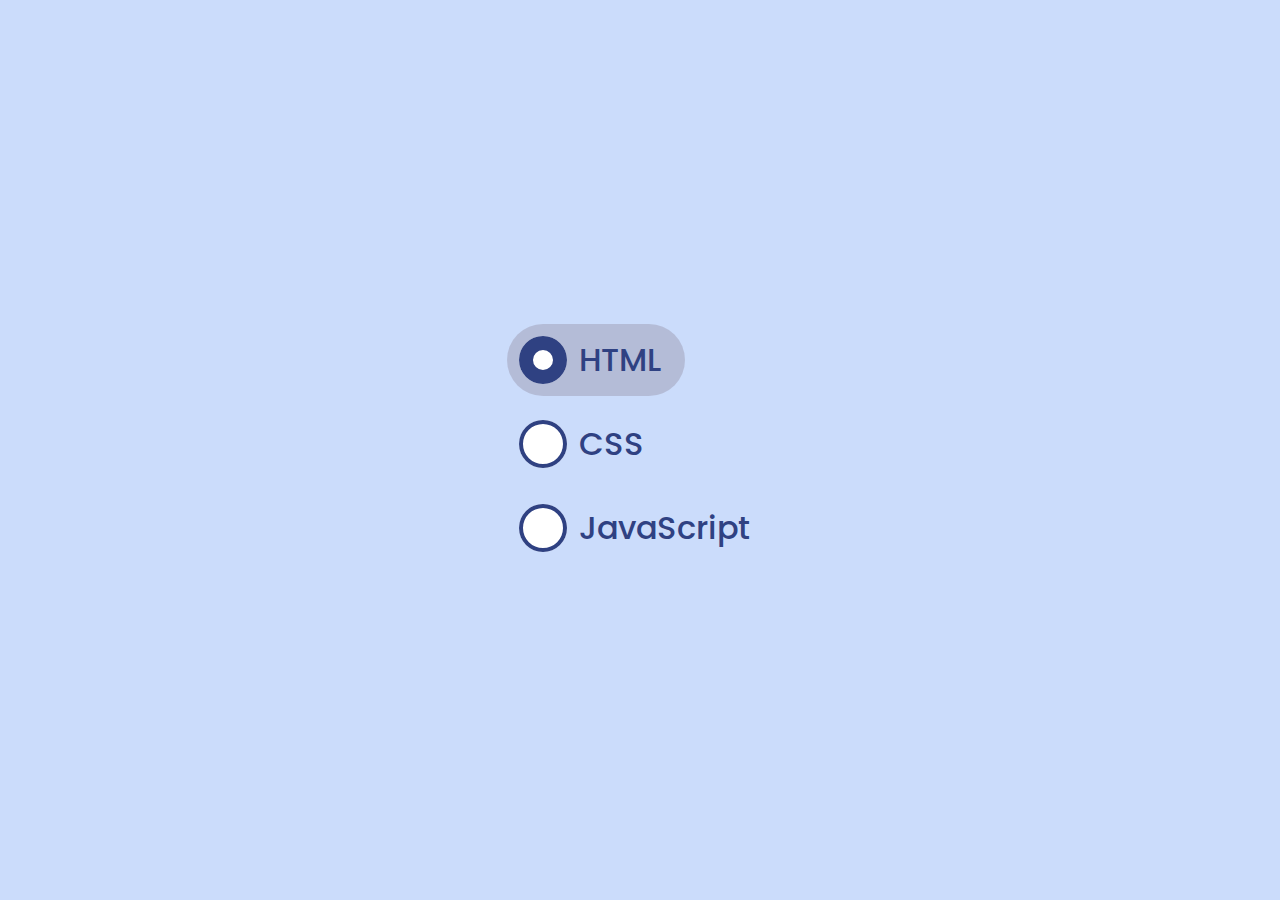
<file: Custom-Radio-Buttons/index.html>
<!DOCTYPE html>
<html lang="en">
<head>
    <meta charset="UTF-8">
    <meta http-equiv="X-UA-Compatible" content="IE=edge">
    <meta name="viewport" content="width=device-width, initial-scale=1.0">
    <title>Custom Radio Buttons</title>
    <link rel="stylesheet" href="assets/styles/styles.css">
</head>
<body>
    <div class="container">
        <form>
            <label>
                <input type="radio" name="radio" checked>
                <span>HTML</span>
            </label>
            <label>
                <input type="radio" name="radio">
                <span>CSS</span>
            </label>
            <label>
                <input type="radio" name="radio">
                <span>JavaScript</span>
            </label>
        </form>
    </div>
</body>
</html>
</file>
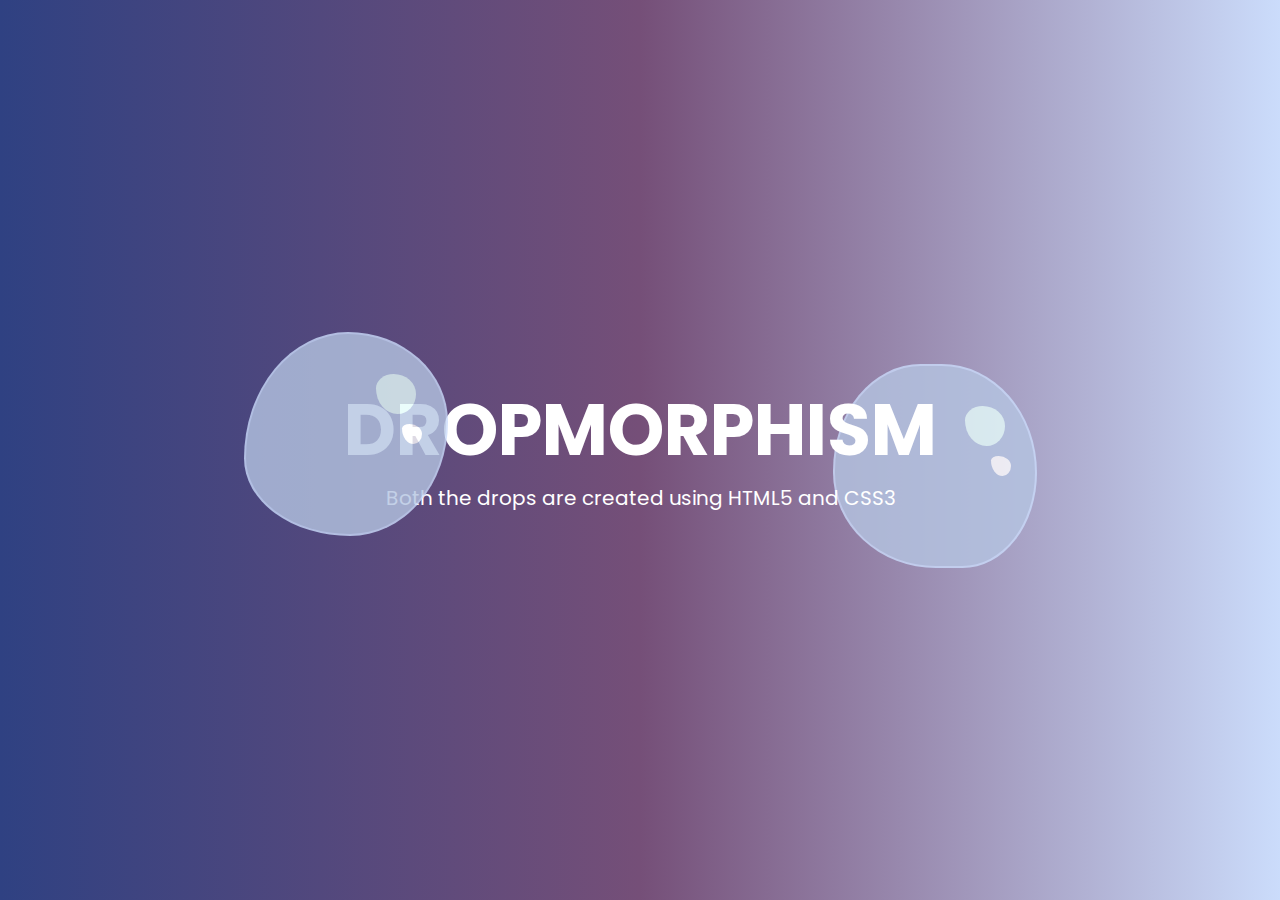
<file: Dropmorphism-using-HTML-and-CSS/index.html>
<!DOCTYPE html>
<html lang="en">
<head>
    <meta charset="UTF-8">
    <meta http-equiv="X-UA-Compatible" content="IE=edge">
    <meta name="viewport" content="width=device-width, initial-scale=1.0">
    <title>Dropmorphism</title>
    <link rel="stylesheet" href="assets/style/style.css">
</head>
<body>
    <div class="c">
        <div class="drop drop1"></div>
        <div class="drop drop2"></div>
        <div class="text-c">
            <h1>DROPMORPHISM</h1>
            <p>Both the drops are created using HTML5 and CSS3</p>
        </div>
    </div>
</body>
</html>
</file>
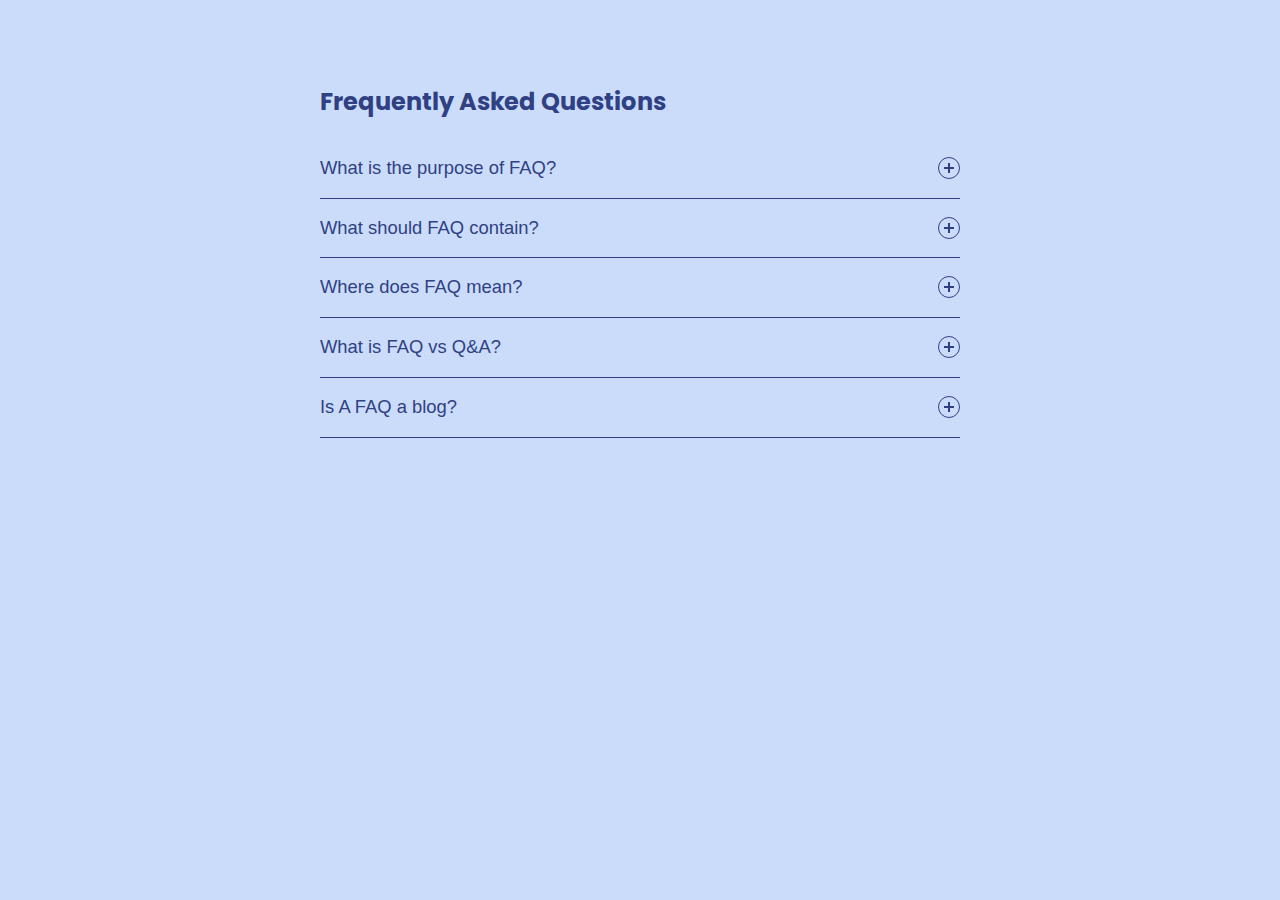
<file: FAQ-Accordion/index.html>
<!DOCTYPE html>
<html lang="en">

<head>
    <meta charset="UTF-8">
    <meta http-equiv="X-UA-Compatible" content="IE=edge">
    <meta name="viewport" content="width=device-width, initial-scale=1.0">
    <title>FAQ Accordion</title>
    <link rel="stylesheet" href="assets/css/styles.css">
</head>

<body>
    <div class="container">
        <h2>Frequently Asked Questions</h2>
        <div class="accordion">
            <div class="accordion-item">
                <button id="accordion-button-1" aria-expanded="false">
                    <span class="accordion-title">What is the purpose of FAQ?</span>
                    <span class="icon" aria-hidden="true"></span>
                </button>
                <div class="accordion-content">
                    <p>
                        The purpose of a FAQ is generally to provide information on frequent questions or concerns;
                        however, the format is a useful means of organizing information, and text consisting of
                        questions and their answers may thus be called a FAQ regardless of whether the questions are
                        actually frequently asked.
                    </p>
                </div>
            </div>
            <div class="accordion-item">
                <button id="accordion-button-1" aria-expanded="false">
                    <span class="accordion-title">What should FAQ contain?</span>
                    <span class="icon" aria-hidden="true"></span>
                </button>
                <div class="accordion-content">
                    <p>
                        Your FAQ page should address the most common questions customers have about your products,
                        services, and brand as a whole. The best way to identify those questions is to tap into your
                        customer service data and see which problems customers are consistently reaching out to you
                        with.
                    </p>
                </div>
            </div>
            <div class="accordion-item">
                <button id="accordion-button-1" aria-expanded="false">
                    <span class="accordion-title">Where does FAQ mean?</span>
                    <span class="icon" aria-hidden="true"></span>
                </button>
                <div class="accordion-content">
                    <p>
                        abbreviation for frequently asked question: a question in a list of questions and answers
                        intended to help people understand a particular subject: If you have any problems, consult the
                        FAQs on our website.
                    </p>
                </div>
            </div>
            <div class="accordion-item">
                <button id="accordion-button-1" aria-expanded="false">
                    <span class="accordion-title">What is FAQ vs Q&A?</span>
                    <span class="icon" aria-hidden="true"></span>
                </button>
                <div class="accordion-content">
                    <p>
                        In FAQ Schema one question has only one answer but in Q&A schema, one question may have multiple
                        answers.
                    </p>
                </div>
            </div>
            <div class="accordion-item">
                <button id="accordion-button-1" aria-expanded="false">
                    <span class="accordion-title">Is A FAQ a blog?</span>
                    <span class="icon" aria-hidden="true"></span>
                </button>
                <div class="accordion-content">
                    <p>
                        They're short, sharp, and straight to the point. FAQ pages should be a one-stop shop that
                        answers several customer questions, from product information to shipping and services. They're
                        for the customers that want information they can use. Blog posts, on the other hand, wander
                        deeper into various subjects.
                    </p>
                </div>
            </div>
        </div>
    </div>
    <script src="assets/js/script.js"></script>
</body>

</html>
</file>
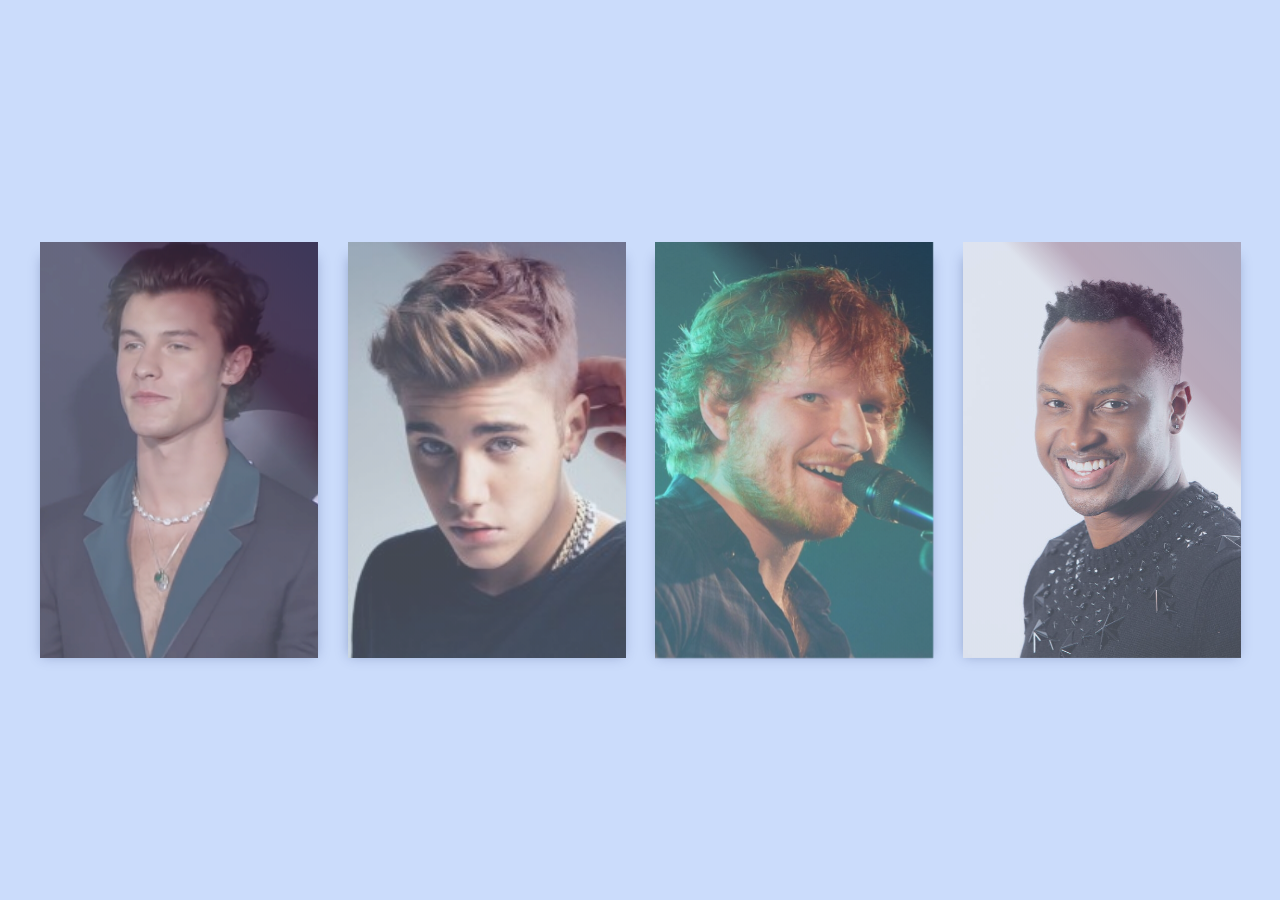
<file: Game-Card-Hover-Effects/index.html>
<!DOCTYPE html>
<html lang="en">
<head>
    <meta charset="UTF-8">
    <meta http-equiv="X-UA-Compatible" content="IE=edge">
    <meta name="viewport" content="width=device-width, initial-scale=1.0">
    <title>Game Card</title>
    <link rel="stylesheet" href="assets/styles/styles.css">
</head>
<body>
    <div class="container">
        <div class="game-card">
            <div class="game-card_cover" style="background-image: url(assets/img/shawn_mendes.png);"></div>
        </div>

        <div class="game-card">
            <div class="game-card_cover" style="background-image: url(assets/img/justin_bieber.jpg);"></div>
        </div>

        <div class="game-card">
            <div class="game-card_cover" style="background-image: url(assets/img/ed_sheeran.jpg);"></div>
        </div>

        <div class="game-card">
            <div class="game-card_cover" style="background-image: url(assets/img/thiaguinho.jpg);"></div>
        </div>
    </div>
</body>
</html>
</file>
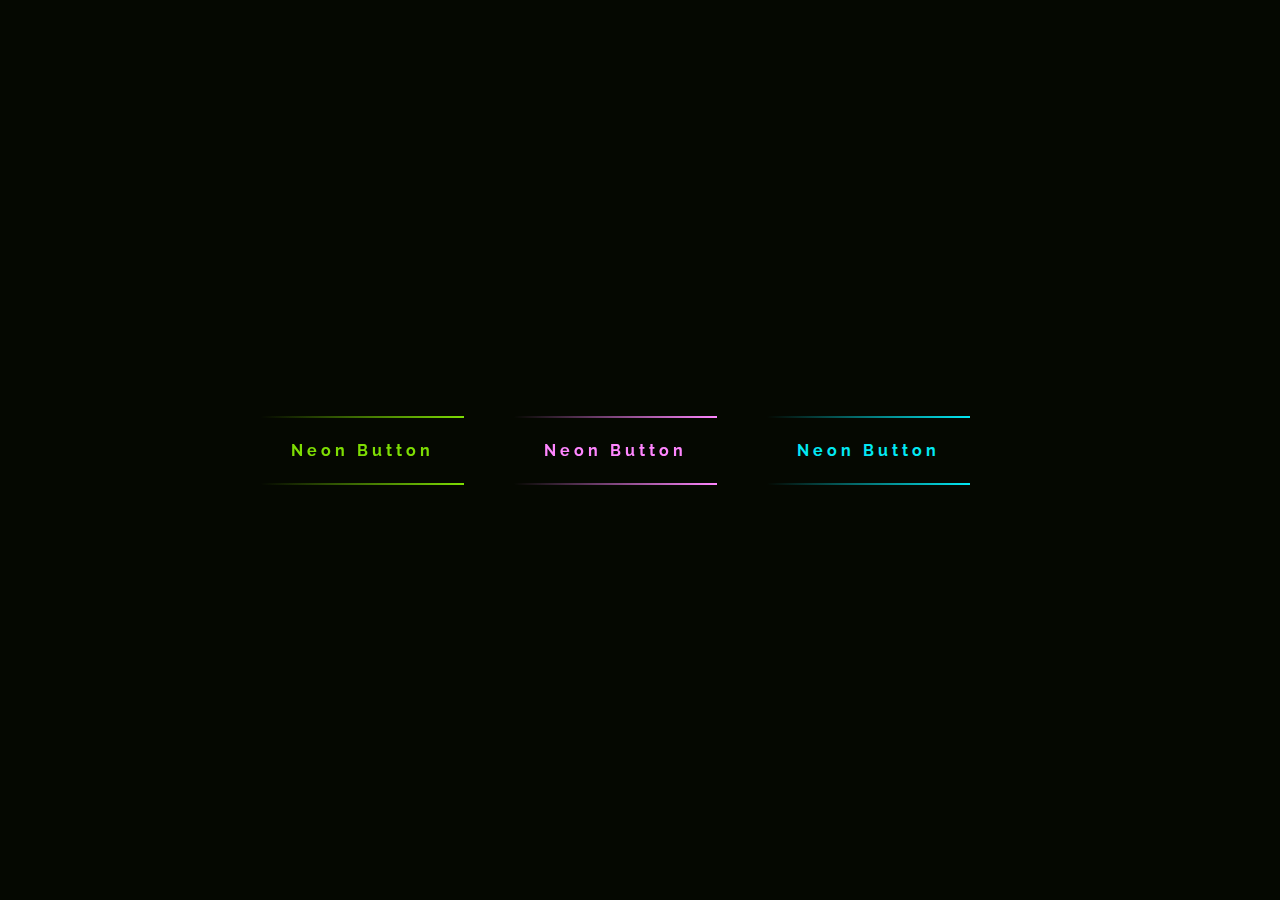
<file: glowing-neon-button/index.html>
<!DOCTYPE html>
<html lang="en">
    <head>
        <meta charset="UTF-8" />
        <meta http-equiv="X-UA-Compatible" content="IE-edge" />
        <meta name="viewport" content="width=devicee-width, initial-scale=1.0" />
        <title>Glowing Neon Buttons</title>
        <link rel="stylesheet" href="style.css" />
    </head>

    <body>
        <a href="#">
            <span></span>
            <span></span>
            <span></span>
            <span></span>
            Neon Button
        </a>
        <a href="#">
            <span></span>
            <span></span>
            <span></span>
            <span></span>
            Neon Button
        </a>
        <a href="#">
            <span></span>
            <span></span>
            <span></span>
            <span></span>
            Neon Button
        </a>
    </body>
</html>
</file>
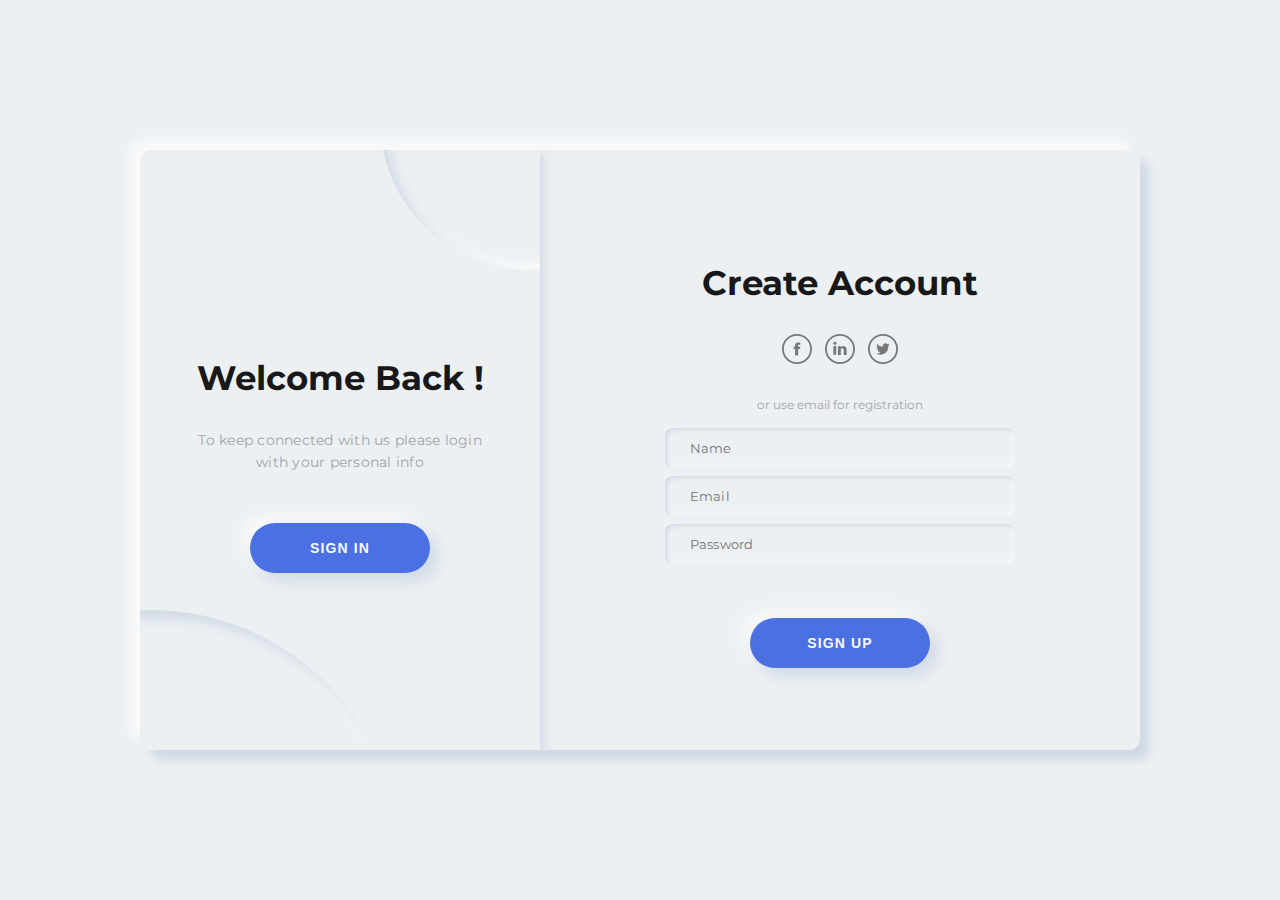
<file: Neumorphism-Login-SignUp-Form/index.html>
<!DOCTYPE html>
<html lang="en">
  <head>
    <meta charset="UTF-8" />
    <meta http-equiv="X-UA-Compatible" content="IE=edge" />
    <meta name="viewport" content="width=device-width, initial-scale=1.0" />
    <title>Neumorphism Login Form</title>
    <link rel="stylesheet" href="styles.css" />
  </head>
  <body>
    <div class="main">
      <div class="container a-container" id="a-container">
        <form class="form" id="a-form" method="" action="">
          <h2 class="title">Create Account</h2>
          <div class="form__icons">
            <img class="form__icon" src="svg/fb.svg" alt="" />
            <img class="form__icon" src="svg/linkedin.svg" />
            <img class="form__icon" src="svg/twitter.svg" />
          </div>
          <span class="form__span">or use email for registration</span>
          <input class="form__input" type="text" placeholder="Name" />
          <input class="form__input" type="text" placeholder="Email" />
          <input class="form__input" type="password" placeholder="Password" />
          <button class="button submit">SIGN UP</button>
        </form>
      </div>

      <div class="container b-container" id="b-container">
        <form class="form" id="b-form" method="" action="">
          <h2 class="title">Sign in to Website</h2>
          <div class="form__icons">
            <img class="form__icon" src="svg/fb.svg" alt="" />
            <img class="form__icon" src="svg/linkedin.svg" />
            <img class="form__icon" src="svg/twitter.svg" />
          </div>
          <span class="form__span">or use your email account</span>
          <input class="form__input" type="text" placeholder="Email" />
          <input class="form__input" type="password" placeholder="Password" />
          <a class="form__link">Forgot your password?</a>
          <button class="button submit">SIGN IN</button>
        </form>
      </div>

      <div class="switch" id="switch-cnt">
        <div class="switch__circle"></div>
        <div class="switch__circle switch__circle--t"></div>
        <div class="switch__container" id="switch-c1">
          <h2 class="title">Welcome Back !</h2>
          <p class="description">To keep connected with us please login with your personal info</p>
          <button class="switch__button button switch-btn">SIGN IN</button>
        </div>
        <div class="switch__container is-hidden" id="switch-c2">
          <h2 class="switch__title title">Hello Friend !</h2>
          <p class="description">Enter your personal details and start journey with us</p>
          <button class="switch__button button switch-btn">SIGN UP</button>
        </div>
      </div>
    </div>
    <script src="script.js"></script>
  </body>
</html>
</file>
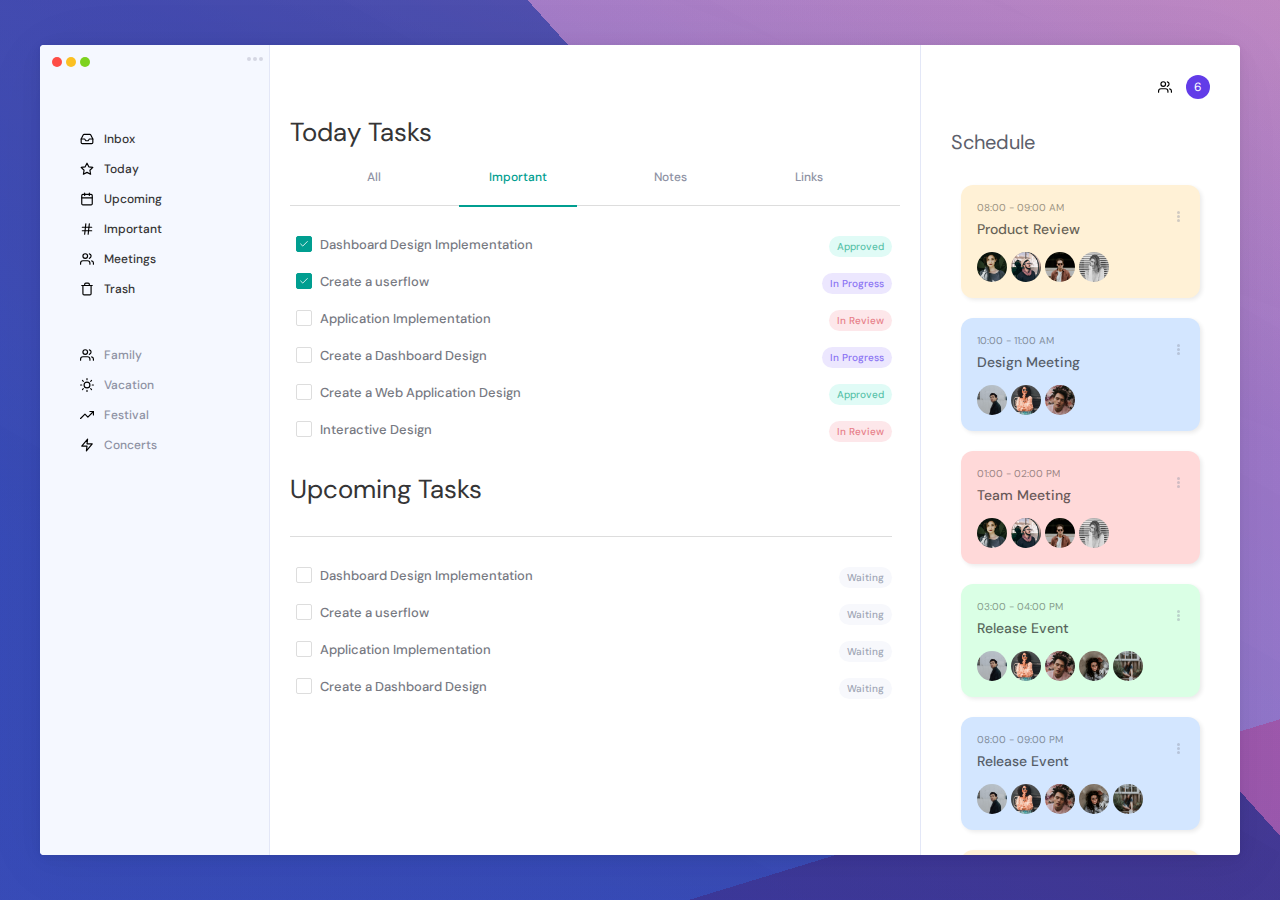
<file: Responsive-Task-Management-Dashboard/index.html>
<!DOCTYPE html>
<html lang="en">
  <head>
    <meta charset="UTF-8" />
    <meta http-equiv="X-UA-Compatible" content="IE=edge" />
    <meta name="viewport" content="width=device-width, initial-scale=1.0" />
    <title>Task Management Dashboard UI</title>
    <link rel="stylesheet" href="styles.css" />
  </head>
  <body>
    <div class="task-manager">
      <!-- left bar starts -->
      <div class="left-bar">
        <div class="upper-part">
          <div class="actions">
            <div class="circle"></div>
            <div class="circle-2"></div>
          </div>
        </div>

        <!-- left content starts -->
        <div class="left-content">
          <ul class="action-list">
            <li class="item">
              <img class="feather feather-inbox" src="svg/inbox.svg" alt="" />
              <span>Inbox</span>
            </li>
            <li class="item">
              <img class="feather feather-star" src="svg/star.svg" alt="" />
              <span>Today</span>
            </li>
            <li class="item">
              <img class="feather feather-calendar" src="svg/calender.svg" alt="" />
              <span>Upcoming</span>
            </li>
            <li class="item">
              <img class="feather feather-hash" src="svg/hash.svg" alt="" />
              <span>Important</span>
            </li>
            <li class="item">
              <img class="feather feather-users" src="svg/users.svg" alt="" />
              <span>Meetings</span>
            </li>
            <li class="item">
              <img class="feather feather-trash" src="svg/trash.svg" alt="" />
              <span>Trash</span>
            </li>
          </ul>

          <ul class="category-list">
            <li class="item">
              <img class="feather feather-users" src="svg/users.svg" alt="" />
              <span>Family</span>
            </li>
            <li class="item">
              <img class="feather feather-sun" src="svg/sun.svg" alt="" />
              <span>Vacation</span>
            </li>
            <li class="item">
              <img class="feather feather-trending-up" src="svg/trending.svg" alt="" />
              <span>Festival</span>
            </li>
            <li class="item">
              <img class="feather feather-zap" src="svg/zap.svg" alt="" />
              <span>Concerts</span>
            </li>
          </ul>
        </div>
        <!-- left content ends -->
      </div>
      <!--  -->
      <!-- left bar ends -->

      <!-- page content starts -->
      <div class="page-content">
        <div class="header">Today Tasks</div>
        <!-- contnet categories starts -->
        <div class="content-categories">
          <div class="label-wrapper">
            <input class="nav-item" name="nav" type="radio" id="opt-1" />
            <label class="category" for="opt-1">All</label>
          </div>
          <div class="label-wrapper">
            <input class="nav-item" name="nav" type="radio" id="opt-2" checked />
            <label class="category" for="opt-2">Important</label>
          </div>
          <div class="label-wrapper">
            <input class="nav-item" name="nav" type="radio" id="opt-3" />
            <label class="category" for="opt-3">Notes</label>
          </div>
          <div class="label-wrapper">
            <input class="nav-item" name="nav" type="radio" id="opt-4" />
            <label class="category" for="opt-4">Links</label>
          </div>
        </div>
        <!--  -->
        <!-- contemt categories ends -->
        <!-- tasks wrapper starts -->
        <div class="tasks-wrapper">
          <div class="task">
            <input class="task-item" name="task" type="checkbox" id="item-1" checked />
            <label for="item-1">
              <span class="label-text">Dashboard Design Implementation</span>
            </label>
            <span class="tag approved">Approved</span>
          </div>
          <div class="task">
            <input class="task-item" name="task" type="checkbox" id="item-2" checked />
            <label for="item-2">
              <span class="label-text">Create a userflow</span>
            </label>
            <span class="tag progress">In Progress</span>
          </div>
          <div class="task">
            <input class="task-item" name="task" type="checkbox" id="item-3" />
            <label for="item-3">
              <span class="label-text">Application Implementation</span>
            </label>
            <span class="tag review">In Review</span>
          </div>
          <div class="task">
            <input class="task-item" name="task" type="checkbox" id="item-4" />
            <label for="item-4">
              <span class="label-text">Create a Dashboard Design</span>
            </label>
            <span class="tag progress">In Progress</span>
          </div>
          <div class="task">
            <input class="task-item" name="task" type="checkbox" id="item-5" />
            <label for="item-5">
              <span class="label-text">Create a Web Application Design</span>
            </label>
            <span class="tag approved">Approved</span>
          </div>
          <div class="task">
            <input class="task-item" name="task" type="checkbox" id="item-6" />
            <label for="item-6">
              <span class="label-text">Interactive Design</span>
            </label>
            <span class="tag review">In Review</span>
          </div>
          <div class="header upcoming">Upcoming Tasks</div>
          <div class="task">
            <input class="task-item" name="task" type="checkbox" id="item-7" />
            <label for="item-7">
              <span class="label-text">Dashboard Design Implementation</span>
            </label>
            <span class="tag waiting">Waiting</span>
          </div>
          <div class="task">
            <input class="task-item" name="task" type="checkbox" id="item-8" />
            <label for="item-8">
              <span class="label-text">Create a userflow</span>
            </label>
            <span class="tag waiting">Waiting</span>
          </div>
          <div class="task">
            <input class="task-item" name="task" type="checkbox" id="item-9" />
            <label for="item-9">
              <span class="label-text">Application Implementation</span>
            </label>
            <span class="tag waiting">Waiting</span>
          </div>
          <div class="task">
            <input class="task-item" name="task" type="checkbox" id="item-10" />
            <label for="item-10">
              <span class="label-text">Create a Dashboard Design</span>
            </label>
            <span class="tag waiting">Waiting</span>
          </div>
        </div>
        <!-- tasks wrapper ends -->
      </div>
      <!--  -->
      <!-- page content ends -->

      <!-- right bar starts -->
      <div class="right-bar">
        <div class="top-part">
          <img class="feather feather-users" src="svg/users.svg" alt="" />
          <div class="count">6</div>
        </div>
        <div class="header">Schedule</div>
        <div class="right-content">
          <div class="task-box yellow">
            <div class="description-task">
              <div class="time">08:00 - 09:00 AM</div>
              <div class="task-name">Product Review</div>
            </div>
            <div class="more-button"></div>
            <div class="members">
              <img src="images/img1.jpg" alt="member" />
              <img src="images/img2.jpg" alt="member-2" />
              <img src="images/img3.jpg" alt="member-3" />
              <img src="images/img4.jpg" alt="member-4" />
            </div>
          </div>
          <div class="task-box blue">
            <div class="description-task">
              <div class="time">10:00 - 11:00 AM</div>
              <div class="task-name">Design Meeting</div>
            </div>
            <div class="more-button"></div>
            <div class="members">
              <img src="images/img5.jpg" alt="member" />
              <img src="images/img6.jpg" alt="member-2" />
              <img src="images/img7.jpg" alt="member-3" />
            </div>
          </div>
          <div class="task-box red">
            <div class="description-task">
              <div class="time">01:00 - 02:00 PM</div>
              <div class="task-name">Team Meeting</div>
            </div>
            <div class="more-button"></div>
            <div class="members">
              <img src="images/img1.jpg" alt="member" />
              <img src="images/img2.jpg" alt="member-2" />
              <img src="images/img3.jpg" alt="member-3" />
              <img src="images/img4.jpg" alt="member-4" />
            </div>
          </div>
          <div class="task-box green">
            <div class="description-task">
              <div class="time">03:00 - 04:00 PM</div>
              <div class="task-name">Release Event</div>
            </div>
            <div class="more-button"></div>
            <div class="members">
              <img src="images/img5.jpg" alt="member" />
              <img src="images/img6.jpg" alt="member-2" />
              <img src="images/img7.jpg" alt="member-3" />
              <img src="images/img8.jpg" alt="member-4" />
              <img src="images/img9.jpg" alt="member-5" />
            </div>
          </div>
          <div class="task-box blue">
            <div class="description-task">
              <div class="time">08:00 - 09:00 PM</div>
              <div class="task-name">Release Event</div>
            </div>
            <div class="more-button"></div>
            <div class="members">
              <img src="images/img5.jpg" alt="member" />
              <img src="images/img6.jpg" alt="member-2" />
              <img src="images/img7.jpg" alt="member-3" />
              <img src="images/img8.jpg" alt="member-4" />
              <img src="images/img9.jpg" alt="member-5" />
            </div>
          </div>
          <div class="task-box yellow">
            <div class="description-task">
              <div class="time">11:00 - 12:00 PM</div>
              <div class="task-name">Practise</div>
            </div>
            <div class="more-button"></div>
            <div class="members">
              <img src="images/img1.jpg" alt="member" />
              <img src="images/img2.jpg" alt="member-2" />
              <img src="images/img3.jpg" alt="member-3" />
              <img src="images/img4.jpg" alt="member-4" />
            </div>
          </div>
        </div>
      </div>
      <!-- right bar ends -->
    </div>
  </body>
</html>
</file>
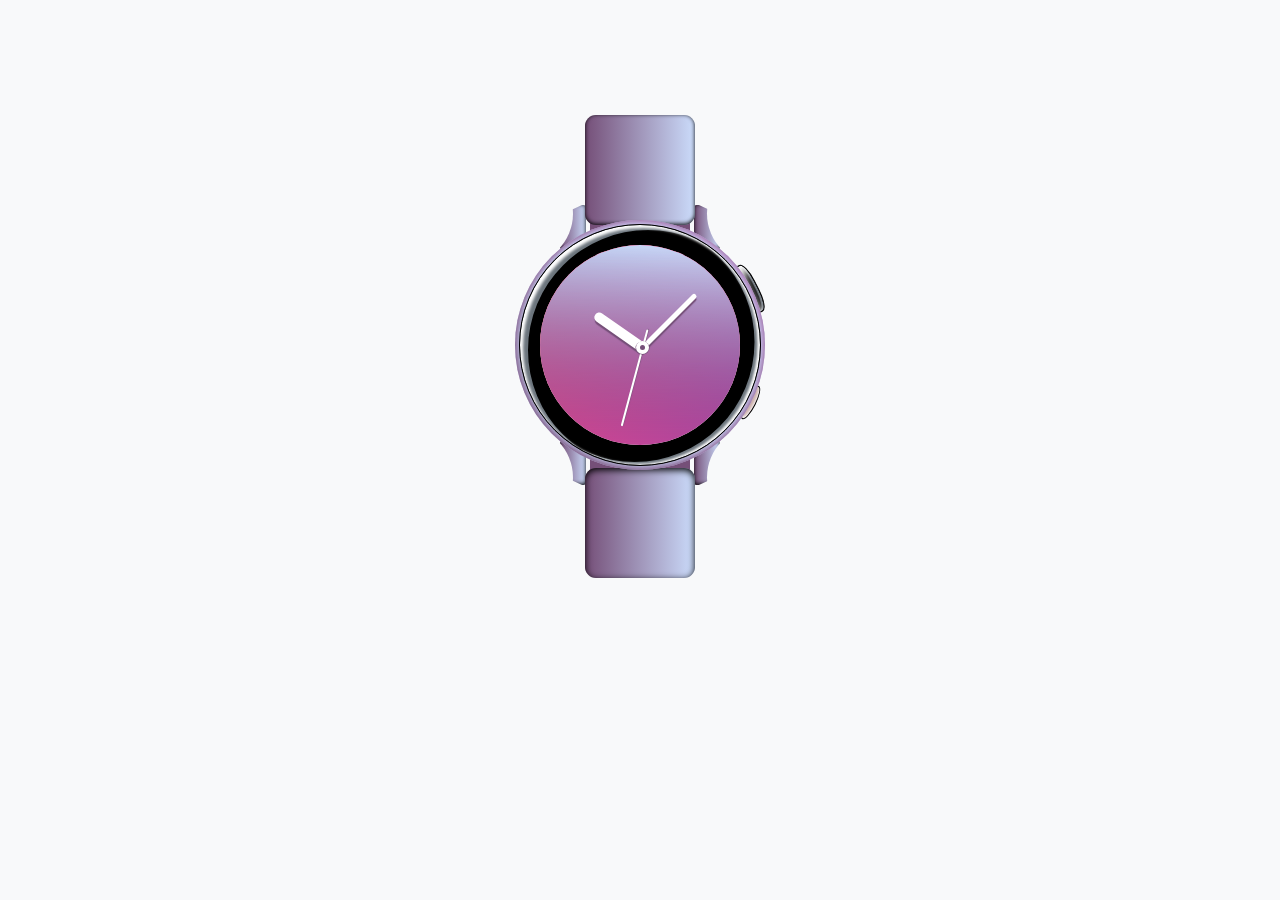
<file: Samsung-Watch-Clone/index.html>
<!DOCTYPE html>
<html lang="en">

<head>
    <meta charset="UTF-8">
    <meta http-equiv="X-UA-Compatible" content="IE=edge">
    <meta name="viewport" content="width=device-width, initial-scale=1.0">
    <title>Samsung Watch Clone</title>
    <link rel="stylesheet" href="assets/styles/style.css">
</head>

<body>
    <div class="main-dial">
        <div class="screen"></div>
        <div class="hands"></div>
        <div class="hand-holder"></div>
        <div class="strap-holder-up-1"></div>
        <div class="circle-hide-11"></div>
        <div class="line-hide-11"></div>
        <div class="strap-holder-up-2"></div>
        <div class="circle-hide-12"></div>
        <div class="line-hide-12"></div>
        <div class="strap-holder-down-1"></div>
        <div class="circle-hide-21"></div>
        <div class="line-hide-21"></div>
        <div class="strap-holder-down-2"></div>
        <div class="circle-hide-22"></div>
        <div class="line-hide-22"></div>
        <div class="strap-1"></div>
        <div class="strap-2"></div>
        <div class="back-strap"></div>
        <div class="button-1"></div>
        <div class="button-hide"></div>
        <div class="button-2"></div>
    </div>
</body>

</html>
</file>
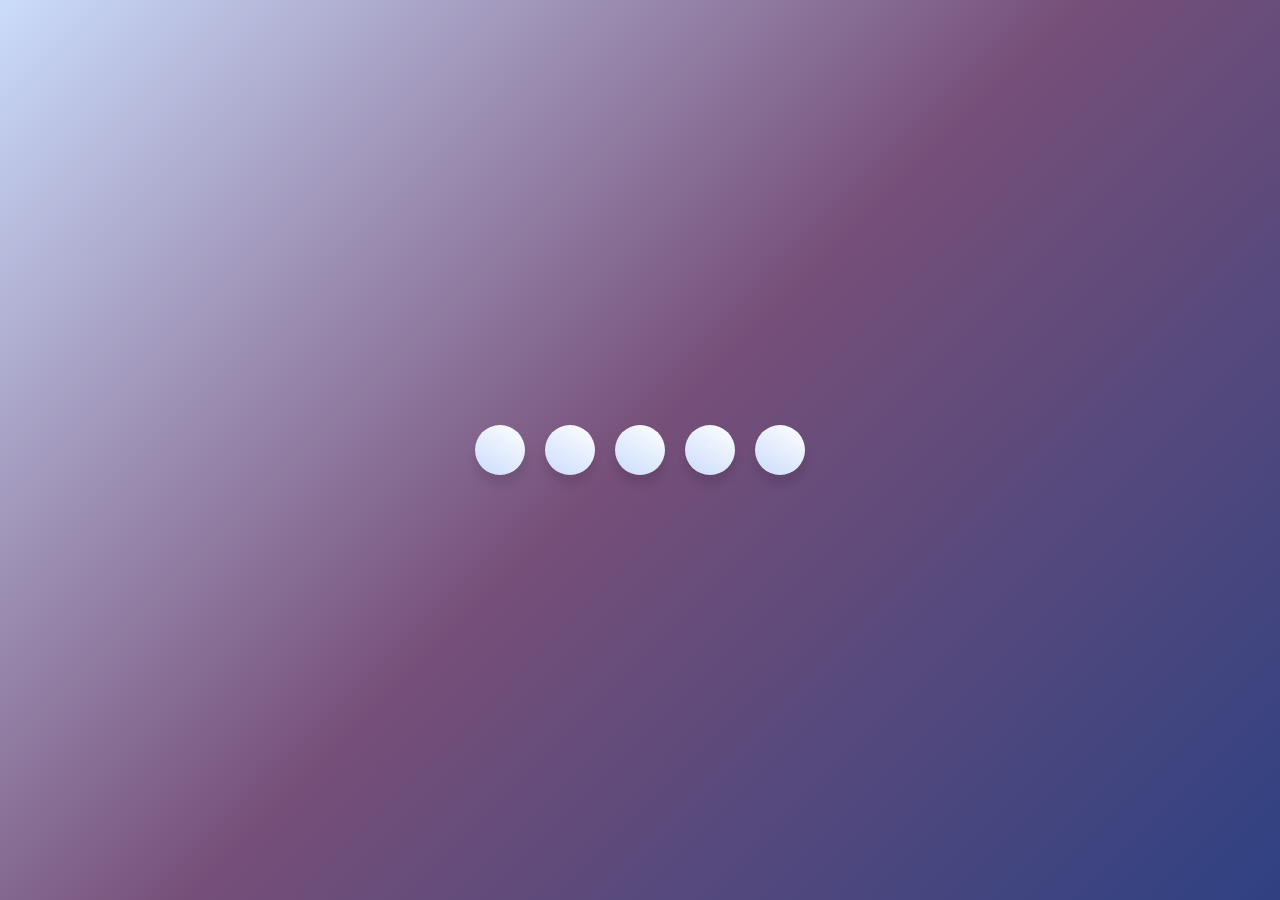
<file: Social-Media-Icons/index.html>
<!DOCTYPE html>
<html lang="en">
<head>
    <meta charset="UTF-8">
    <meta http-equiv="X-UA-Compatible" content="IE=edge">
    <meta name="viewport" content="width=device-width, initial-scale=1.0">
    <title>Social Media Icons</title>
    <link rel="stylesheet" href="assets/styles/styles.css">
    <link rel="stylesheet" href="https://cdnjs.cloudflare.com/ajax/libs/font-awesome/6.4.0/css/all.min.css" integrity="sha512-iecdLmaskl7CVkqkXNQ/ZH/XLlvWZOJyj7Yy7tcenmpD1ypASozpmT/E0iPtmFIB46ZmdtAc9eNBvH0H/ZpiBw==" crossorigin="anonymous" referrerpolicy="no-referrer" />
</head>
<body>
    <div class="wrapper">
        <div class="icon facebook">
            <div class="tooltip">Facebook</div>
            <span><i class="fab fa-facebook-f"></i></span>
        </div>

        <div class="icon twitter">
            <div class="tooltip">Twitter</div>
            <span><i class="fab fa-twitter"></i></span>
        </div>

        <div class="icon instagram">
            <div class="tooltip">Instagram</div>
            <span><i class="fab fa-instagram"></i></span>
        </div>

        <div class="icon github">
            <div class="tooltip">Github</div>
            <span><i class="fab fa-github"></i></span>
        </div>

        <div class="icon youtube">
            <div class="tooltip">Youtube</div>
            <span><i class="fab fa-youtube"></i></span>
        </div>
    </div>
</body>
</html>
</file>
<file: Custom-Radio-Buttons/assets/styles/styles.css>
@import url('https://fonts.googleapis.com/css2?family=Alfa+Slab+One&family=Poppins:ital,wght@0,200;0,300;0,400;0,500;0,600;0,700;1,100;1,200;1,300;1,400&display=swap');

:root {
    --primary: #2F4182;
    --secondary: #CBDCFB;
    --tertiary: #754F78;
}

*,
*:after,
*:before {
    box-sizing: border-box;
}

body {
    font-family: "Poppins", sans-serif;
    color: var(--primary);
    font-size: calc(1em + 1.25vw);
    background-color: var(--secondary);
}

.container {
    position: absolute;
    top: 0;
    left: 0;
    right: 0;
    bottom: 0;
    width: 100%;
    display: flex;
    justify-content: center;
    align-items: center;
    padding: 20px;
}

form {
    display: flex;
    flex-wrap: wrap;
    flex-direction: column;
}

label {
    display: flex;
    cursor: pointer;
    font-weight: 500;
    position: relative;
    overflow: hidden;
    margin-bottom: 0.375em;
}

label input {
    position: absolute;
    left: -9999px;
}

label input:checked+span {
    background-color: #76667745;
}

label input:checked+span:before {
    box-shadow: inset 0 0 0 0.437em;
}

label span {
    display: flex;
    align-items: center;
    padding: 0.375em 0.75em 0.375em 0.375em;
    border-radius: 99em;
    transition: 0.25 ease;
}

label span:hover {
    background-color: #76667745;
}

label span:before {
    display: flex;
    flex-shrink: 0;
    content: '';
    background-color: #fff;
    width: 1.5em;
    height: 1.5em;
    border-radius: 50%;
    margin-right: 0.375em;
    transition: 0.25s ease;
    box-shadow: inset 0 0 0 0.125em var(--primary);
}
</file>
<file: Dropmorphism-using-HTML-and-CSS/assets/style/style.css>
@import url('https://fonts.googleapis.com/css2?family=Alfa+Slab+One&family=Poppins:ital,wght@0,200;0,300;0,400;0,500;0,600;0,700;1,100;1,200;1,300;1,400&display=swap');

:root {
    --primary: #2F4182;
    --secondary: #CBDCFB;
    --tertiary: #754F78;
}

body {
    font-family: "Poppins", sans-serif;
    margin: 0;
    height: 100vh;
    display: grid;
    place-items: center;
    background-image: linear-gradient(to right, var(--primary), var(--tertiary), var(--secondary));
    /* background: var(--secondary); */
}

.c {
    position: relative;
}

.text-c {
    display: grid;
    place-items: center;
}

.drop {
    position: absolute;
    height: 200px;
    width: 200px;
    background: var(--secondary);
    border-radius: 51% 49% 48% 52% / 62% 44% 56% 38%;
    opacity: 0.8;
    border: 2px solid #cbdcfb98;
}

.drop::before {
    content: '';
    position: absolute;
    height: 100%;
    width: 100%;
    background: #b5c5e2;
    border-radius: 51% 49% 48% 52% / 62% 44% 56% 38%;
    box-shadow: -20px 30px 16px #CBDCFB, -40px 60px 32px #CBDCFB inset -6px 6px 10px #CBDCFB,
        inset 2px 6px 10px #CBDCFB, inset 20px -20px 22px white, inset 40px -40px 44px #b5c5e2;
}

.drop::after {
    content: '';
    position: absolute;
    height: 40px;
    width: 40px;
    background-color: #e6fdfb;
    border-radius: 44% 56% 46% 54% / 36% 50% 50% 64%;
    left: 130px;
    top: 40px;
    box-shadow: 16px 40px 0 -10px white;
}

.drop1 {
    left: -100px;
    top: -50px;
}

.drop2 {
    right: -100px;
    bottom: -50px;
    z-index: -1;
    border-radius: 46% 50% 39% 54% / 56% 57% 50% 50%;
}

.drop2::before {
    border-radius: 46% 50% 39% 54% / 56% 57% 50% 50%;
}

h1 {
    font-size: 72px;
    color: #fff;
    line-height: 0;
}

p {
    line-height: 0;
    color: #fff;
    font-size: 20px;
}
</file>
<file: FAQ-Accordion/assets/css/styles.css>
@import url("https://fonts.googleapis.com/css2?family=Alfa+Slab+One&family=Poppins:ital,wght@0,200;0,300;0,400;0,500;0,600;0,700;1,100;1,200;1,300;1,400&display=swap");

:root {
    --primary: #2f4182;
    --secondary: #cbdcfb;
    --tertiary: #754f78;
}

* {
    box-sizing: border-box;
}

*::before,
*::after {
    box-sizing: border-box;
}

body {
    margin: 0;
    padding: 0;
    font-family: "Poppins", sans-serif;
    background: var(--secondary);
    color: var(--primary);
    display: flex;
    min-height: 100vh;
}

.container {
    margin: 0 auto;
    padding: 4rem;
    width: 48rem;
}

.accordion .accordion-item {
    border-bottom: 1px solid var(--primary);
}

.accordion .accordion-item button[aria-expanded='true'] {
    border-bottom: 1px solid var(--tertiary);
}

.accordion button {
    position: relative;
    display: block;
    text-align: left;
    width: 100%;
    padding: 1em 0;
    color: var(--primary);
    font-size: 1.15rem;
    font-weight: 400;
    border: none;
    background: none;
    outline: none;
}

.accordion button:hover,
.accordion button:focus {
    cursor: pointer;
    color: var(--tertiary);
}

.accordion button:hover::after,
.accordion button:focus::after {
    cursor: pointer;
    color: var(--tertiary);
    border: 1px solid var(--tertiary);
}

.accordion button .accordion-title {
    padding: 1em 1.5em 1em 0;
}

.accordion button .icon {
    display: inline-block;
    position: absolute;
    top: 18px;
    right: 0;
    width: 22px;
    height: 22px;
    border: 1px solid;
    border-radius: 22px;
}

.accordion button .icon::before {
    display: block;
    position: absolute;
    content: '';
    top: 9px;
    left: 5px;
    width: 10px;
    height: 2px;
    background: currentColor;
}

.accordion button .icon::after {
    display: block;
    position: absolute;
    content: '';
    top: 5px;
    left: 9px;
    width: 2px;
    height: 10px;
    background: currentColor;
}

.accordion button[aria-expanded='true'] {
    color: var(--tertiary);
}

.accordion button[aria-expanded='true'] .icon::after {
    width: 0;
}

.accordion button[aria-expanded='true']+.accordion-content {
    opacity: 1;
    max-height: 9em;
    transition: all 200ms linear;
    will-change: opacity, max-height;
}

.accordion .accordion-content {
    opacity: 0;
    max-height: 0;
    overflow: hidden;
    transition: opacity 200ms linear, max-height 200ms linear;
    will-change: opacity, max-height;
}

.accordion .accordion-content p {
    font-size: 1rem;
    font-weight: 300;
    margin: 2em 0;
}
</file>
<file: Game-Card-Hover-Effects/assets/styles/styles.css>
@import url("https://fonts.googleapis.com/css2?family=Alfa+Slab+One&family=Poppins:ital,wght@0,200;0,300;0,400;0,500;0,600;0,700;1,100;1,200;1,300;1,400&display=swap");

:root {
    --primary: #2f4182;
    --secondary: #cbdcfb;
    --tertiary: #754f78;
}

* {
    margin: 0;
    padding: 0;
    box-sizing: border-box;
}

body {
    font-family: "Poppins", sans-serif;
    display: flex;
    justify-content: center;
    align-items: center;
    min-height: 100vh;
    background-color: var(--secondary);
}

.container{
    display: grid;
    grid-template-columns: repeat(4, 1fr);
    grid-gap: 30px;
    width: 100%;
    max-width: 1200px;
    perspective: 1000px;
}

.game-card{
    position: relative;
    z-index: 1;
    width: 100%;
    padding-bottom: 150%;
    perspective: 1000px;
}

.game-card_cover{
    position: absolute;
    z-index: 1;
    top: 0;
    left: 0;
    width: 100%;
    height: 100%;
    overflow: hidden;
    background-image: linear-gradient(120deg, var(--primary), var(--tertiary), var(--secondary));
    background-size: cover;
    perspective-origin: 50% 50%;
    transform-style: preserve-3d;
    transform-origin: top center;
    will-change: transform;
    transform: skewX(0.001deg);
    transition: transform 0.35s ease-in-out;
}

.game-card_cover::after{
    display: block;
    content: '';
    position: absolute;
    z-index: 100;
    top: 0;
    left: 0;
    width: 100%;
    height: 140%;
    background-image: linear-gradient(226deg, rgba(47, 65, 130, 0.398) 0%, rgba(117, 79, 120, 0.418) 35%, rgba(203, 220, 251, 0.33) 42%);
    transform: translateY(-20%);
    will-change: transform;
    transition: transform 0.65s cubic-bezier(0.18, 0.9, 0.58, 1);
}

.game-card:hover .game-card_cover{
    transform: rotateX(7deg) translateY(-6px);
}

.game-card:hover .game-card_cover::after{
    transform: translateY(0%);
}

.game-card::before{
    display: block;
    content: '';
    position: absolute;
    top: 5%;
    left: 5%;
    width: 90%;
    height: 90%;
    background: rgba(47, 65, 130, 0.398);
    box-shadow: 0 6px 12px 12px rgba(47, 65, 130, 0.398);
    will-change: opacity;
    transform-origin: top center;
    transform: skewX(00.001deg);
    transition: transform 0.35s ease-in-out, opacity 0.5s ease-in-out;
}

.game-card:hover::before{
    opacity: 0.6;
    transform: rotateX(7deg) translateY(-6px) scale(1.05);
}
</file>
<file: glowing-neon-button/style.css>
@import url('https://fonts.googleapis.com/css2?family=Raleway:wght@400;700&display=swap');

* {
    margin: 0;
    padding: 0;
    box-sizing: border-box;
}

body {
    display: flex;
    justify-content: center;
    align-items: center;
    height: 100vh;
    background-color: #050801;
    font-family: 'Raleway', sans-serif;
    font-weight: bold;
}

a {
    position: relative;
    display: inline-block;
    padding: 25px 30px;
    margin: 40px 0;
    color: #03e9f4;
    text-decoration: none;
    transition: 0.5s;
    letter-spacing: 4px;
    overflow: hidden;
    margin-right: 50px;
}

a:hover {
    background: #03e9f4;
    color: #050801;
    box-shadow: 0 0 5px #03e9f4, 0 0 25px #03e9f4, 0 0 50px #03e9f4, 0 0 200px #03e9f4;
    -webkit-box-reflect: below 1px linear-gradient(transparent, #0005);
}

a:nth-child(1) {
    filter: hue-rotate(270deg);
}

a:nth-child(2) {
    filter: hue-rotate(110deg);
}

a span {
    position: absolute;
    display: block;
}

a span:nth-child(1) {
    top: 0;
    left: 0;
    width: 100%;
    height: 2px;
    background: linear-gradient(90deg, transparent, #03e9f4);
    animation: animate1 1s infinite;
}

@keyframes animate1 {
    0% {
        left: -100%;
    }
    50%,
    100% {
        left: 100%;
    }
}

a span:nth-child(2) {
    top: -100px;
    right: 0;
    width: 2px;
    height: 100%;
    background: linear-gradient(90deg, transparent, #03e9f4);
    animation: animate2 1s linear infinite;
    animation-delay: 0.25s;
}

@keyframes animate2 {
    0% {
        top: -100%;
    }
    50%,
    100% {
        top: 100%;
    }
}

a span:nth-child(3) {
    bottom: 0;
    right: 0;
    width: 100%;
    height: 2px;
    background: linear-gradient(90deg, transparent, #03e9f4);
    animation: animate3 1s linear infinite;
    animation-delay: 0.5s;
}

@keyframes animate3 {
    0% {
        right: -100%;
    }
    50%,
    100% {
        right: 100%;
    }
}

a span:nth-child(4) {
    bottom: -100%;
    left: 0;
    width: 2px;
    height: 100%;
    background: linear-gradient(90deg, transparent, #03e9f4);
    animation: animate4 1s linear infinite;
    animation-delay: 0.75s;
}

@keyframes animate4 {
    0% {
        bottom: -100%;
    }
    50%,
    100% {
        bottom: 100%;
    }
}
</file>
<file: Neumorphism-Login-SignUp-Form/styles.css>
@import url('https://fonts.googleapis.com/css2?family=Montserrat:wght@400;700;800&display=swap');

*,
*::after,
*::before {
  margin: 0;
  padding: 0;
  box-sizing: border-box;
  user-select: none;
}

body {
  width: 100%;
  height: 100vh;
  display: flex;
  justify-content: center;
  align-items: center;
  font-family: 'Montserrat', sans-serif;
  font-size: 12px;
  background-color: #ecf0f3;
  color: #a0a5a8;
}

.main {
  position: relative;
  width: 1000px;
  min-width: 1000px;
  min-height: 600px;
  height: 600px;
  padding: 25px;
  background-color: #ecf0f3;
  box-shadow: 10px 10px 10px #d1d9e6, -10px -10px 10px #f9f9f9;
  border-radius: 12px;
  overflow: hidden;
}

.container {
  display: flex;
  justify-content: center;
  align-items: center;
  position: absolute;
  top: 0;
  width: 600px;
  height: 100%;
  padding: 25px;
  background-color: #ecf0f3;
  transition: 1.25s;
}

.form {
  display: flex;
  justify-content: center;
  align-items: center;
  flex-direction: column;
  width: 100%;
  height: 100%;
}

.form__icon {
  object-fit: contain;
  width: 30px;
  margin: 0 5px;
  opacity: 0.5;
  transition: 0.15s;
}

.form__icon:hover {
  opacity: 1;
  transition: 0.15s;
  cursor: pointer;
}

.form__input {
  width: 350px;
  height: 40px;
  margin: 4px 0;
  padding-left: 25px;
  font-size: 13px;
  letter-spacing: 0.15px;
  border: none;
  outline: none;
  font-family: 'Montserrat', sans-serif;
  background-color: #ecf0f3;
  transition: 0.25s ease;
  border-radius: 8px;
  box-shadow: inset 2px 2px 4px #d1d9e6, inset -2px -2px 4px #f9f9f9;
}

.form__input:focus {
  box-shadow: inset 4px 4px 4px #d1d9e6, inset -4px -4px 4px #f9f9f9;
}
.form__span {
  margin-top: 30px;
  margin-bottom: 12px;
}

.title {
  font-size: 34px;
  font-weight: 700;
  line-height: 3;
  color: #181818;
}

.button {
  width: 180px;
  height: 50px;
  border-radius: 25px;
  margin-top: 50px;
  font-weight: 700;
  font-size: 14px;
  letter-spacing: 1.15px;
  background-color: #4b70e2;
  color: #f9f9f9;
  box-shadow: 8px 8px 16px #d1d9e6, -8px -8px 16px #f9f9f9;
  border: none;
  outline: none;
}

.a-container {
  z-index: 100;
  left: calc(100% - 600px);
}

.form__link {
  color: #181818;
  font-size: 15px;
  margin-top: 25px;
  border-bottom: 1px solid #a0a5a8;
  line-height: 2;
}

.b-container {
  left: calc(100% - 600px);
  z-index: 0;
}

.switch {
  display: flex;
  justify-content: center;
  align-items: center;
  position: absolute;
  top: 0;
  left: 0;
  height: 100%;
  width: 400px;
  padding: 50px;
  z-index: 200;
  transition: 1.25s;
  background-color: #ecf0f3;
  overflow: hidden;
  box-shadow: 4px 4px 10px #d1d9e6, -4px -4px 10px #f9f9f9;
}

.switch__circle {
  position: absolute;
  width: 500px;
  height: 500px;
  border-radius: 50%;
  background-color: #ecf0f3;
  box-shadow: inset 8px 8px 12px #d1d9e6, inset -8px -8px 12px #f9f9f9;
  bottom: -60%;
  left: -60%;
  transition: 1.25s;
}

.switch__circle--t {
  top: -30%;
  left: 60%;
  width: 300px;
  height: 300px;
}

.switch__container {
  display: flex;
  justify-content: center;
  align-items: center;
  flex-direction: column;
  position: absolute;
  width: 400px;
  padding: 50px 55px;
  transition: 1.25s;
}

.switch__button {
  cursor: pointer;
}

.switch__button:hover {
  box-shadow: 6px 6px 10px #d1d9e6, -6px -6px 10px #f9f9f9;
  transform: scale(0.985);
  transition: 0.25s;
}

.switch__button:active,
.switch__button:focus {
  box-shadow: 2px 2px 6px #d1d9e6, -2px -2px 6px #f9f9f9;
  transform: scale(0.97);
  transition: 0.25s;
}

.is-txr {
  left: calc(100% - 400px);
  transition: 1.25s;
  transform-origin: left;
}
.is-txl {
  left: 0;
  transition: 1.25s;
  transform-origin: right;
}
.is-z200 {
  z-index: 200;
  transition: 1.25s;
}
.is-hidden {
  visibility: hidden;
  opacity: 0;
  position: absolute;
  transition: 1.25s;
}
.is-gx {
  animation: is-gx 1.25s;
}

@keyframes is-gx {
  0%,
  10%,
  100% {
    width: 400px;
  }
  30%,
  50% {
    width: 500px;
  }
}

.description {
  font-size: 14px;
  letter-spacing: 0.25px;
  text-align: center;
  line-height: 1.6;
}
</file>
<file: Responsive-Task-Management-Dashboard/styles.css>
@import url('https://fonts.googleapis.com/css2?family=DM+Sans:wght@400;500;700&display=swap');

* {
  box-sizing: border-box;
  outline: none;
}
:root {
  --bg-color: #f5f8ff;
  --main-color: #353536;
  --secondary-color: #8e92a4;
  --main-text-color: #5d606b;
  --secondary-dark-color: #9496a5;
  --tag-color-one: #e0fbf6;
  --tag-color-text-one: #58c2a9;
  --tag-color-two: #ece7fe;
  --tag-color-text-two: #8972f3;
  --tag-color-three: #fde7ea;
  --tag-color-text-three: #e77f89;
  --tag-color-four: #f7f8fc;
  --tag-color-text-four: #a0a6b5;
  --checkbox-color: #009e90;
  --button-color: #49beb7;
  --box-color: #fff1d6;
  --box-color-2: #d3e6ff;
  --box-color-3: #ffd9d9;
  --box-color-4: #daffe5;
  --task-color: #777982;
}

body {
  margin: 0;
  justify-content: center;
  flex-direction: column;
  overflow: auto;
  width: 100%;
  height: 100vh;
  padding: 20px;
  font-family: 'DM Sans', sans-serif;
  font-size: 12px;
  background-image: linear-gradient(
      21deg,
      rgba(64, 83, 206, 0.3697003234675773) 68%,
      rgba(255, 206, 196, 0.5) 163%
    ),
    linear-gradient(
      163deg,
      rgba(49, 146, 170, 0.07944489965716128) 86%,
      rgba(239, 112, 138, 0.5) 40%
    ),
    linear-gradient(30deg, rgba(76, 79, 173, 0.6173675716587805) 22%, rgba(237, 106, 134, 0.5) 169%),
    linear-gradient(48deg, rgba(31, 85, 147, 0.7323890641868473) 64%, rgba(247, 126, 132, 0.5) 43%);
  background-blend-mode: overlay, multiply, color, normal;
}

ul {
  list-style-type: none;
  padding: 0;
}

.task-manager {
  display: flex;
  justify-content: space-between;
  width: 100%;
  max-width: 1200px;
  height: 90vh;
  max-height: 900px;
  background: #fff;
  border-radius: 4px;
  box-shadow: 0 0.3px 2.2px rgba(0, 0, 0, 0.011), 0 0.7px 5.3px rgba(0, 0, 0, 0.016),
    0 1.3px 10px rgba(0, 0, 0, 0.02), 0 2.2px 17.9px rgba(0, 0, 0, 0.024),
    0 4.2px 33.4px rgba(0, 0, 0, 0.029), 0 10px 80px rgba(0, 0, 0, 0.04);
  overflow: hidden;
}

.left-bar {
  background-color: var(--bg-color);
  width: 230px;
  border-right: 1px solid #e3e7f7;
  position: relative;
}

.left-content {
  padding: 40px;
}
.item {
  color: var(--main-color);
  margin-bottom: 14px;
  font-weight: 500;
  cursor: pointer;
}
.item img {
  width: 14px;
  height: 14px;
  color: currentcolor;
  margin-right: 10px;
}

.category-list {
  margin-top: 50px;
}
.category-list .item {
  color: var(--secondary-color);
}
.actions {
  padding: 12px;
  display: flex;
  justify-content: space-between;
}
.circle {
  border-radius: 50%;
  width: 10px;
  height: 10px;
  background-color: #fe4d46;
  box-shadow: 14px 0 0 0 #fbc023, 28px 0 0 0 #7dd21f;
}
.circle-2 {
  border-radius: 50%;
  width: 4px;
  height: 4px;
  background-color: #d5d7e3;
  box-shadow: -6px 0 0 0 #d5d7e3, 6px 0 0 0 #d5d7e3;
}

/*  */

.page-content {
  display: flex;
  flex-direction: column;
  flex: 1;
  padding: 40px 20px 0 20px;
}

.page-content .header {
  font-size: 26px;
  color: var(--main-color);
  margin-top: 30px;
}

.content-categories {
  display: flex;
  justify-content: space-evenly;
  width: 100%;
  border-bottom: 1px solid #ddd;
  padding: 20px 0;
}

.nav-item {
  display: none;
}

.category {
  font-weight: 500;
  color: var(--secondary-color);
  border-bottom: 1px solid #ddd;
  transition: 0.4s ease-in;
  padding: 20px 30px;
  cursor: pointer;
}

#opt-1:checked + label,
#opt-2:checked + label,
#opt-3:checked + label,
#opt-4:checked + label {
  color: var(--checkbox-color);
  border-bottom: 2px solid var(--checkbox-color);
}

/*  */

.task-item {
  display: none;
}
.tasks-wrapper {
  padding: 30px 0;
  flex: 1;
  overflow-y: auto;
  height: 100%;
  padding-right: 8px;
}

.task {
  display: flex;
  justify-content: space-between;
  position: relative;
  margin-bottom: 16px;
  padding-left: 30px;
  color: var(--task-color);
  font-size: 13px;
  font-weight: 500;
}
.task:hover {
  transform: translatex(2px);
}
.task label {
  cursor: pointer;
}
label .label-text {
  position: relative;
}
label .label-text:before {
  content: '';
  position: absolute;
  width: 14px;
  height: 14px;
  border: 1px solid #ddd;
  border-radius: 2px;
  left: -24px;
  transition: 0.2s ease;
}

.task-item:checked + label .label-text:before {
  background-color: var(--checkbox-color);
  border: none;
  background-image: url('svg/check.svg');
  background-repeat: no-repeat;
  background-size: 10px;
  background-position: center;
  border: 1px solid var(--checkbox-color);
}
.tag {
  font-size: 10px;
  padding: 4px 8px;
  border-radius: 20px;
}
.tag.approved {
  background-color: var(--tag-color-one);
  color: var(--tag-color-text-one);
}
.tag.progress {
  background-color: var(--tag-color-two);
  color: var(--tag-color-text-two);
}
.tag.review {
  background-color: var(--tag-color-three);
  color: var(--tag-color-text-three);
}
.tag.waiting {
  background-color: var(--tag-color-four);
  color: var(--tag-color-text-four);
}

.upcoming {
  border-bottom: 1px solid #ddd;
  padding-bottom: 30px;
  margin-bottom: 30px;
}
/*  */

.members {
  display: flex;
  margin-top: 14px;
}
.members img {
  border-radius: 50%;
  width: 30px;
  height: 30px;
  margin-right: 4px;
  object-fit: cover;
}

.right-bar {
  width: 320px;
  border-left: 1px solid #e3e7f7;
  display: flex;
  flex-direction: column;
}

.right-bar .header {
  font-size: 20px;
  color: var(--main-text-color);
  margin-left: 30px;
}
.top-part {
  padding: 30px;
  align-self: flex-end;
}
.top-part img {
  width: 14px;
  height: 14px;
  color: var(--main-color);
  margin-right: 14px;
}

.top-part .count {
  font-size: 12px;
  border-radius: 50%;
  width: 24px;
  height: 24px;
  background-color: #623ce8;
  color: #fff;
  justify-content: center;
}
.right-content {
  padding: 10px 40px;
  overflow-y: auto;
  flex: 1;
}
.task-box {
  position: relative;
  border-radius: 12px;
  width: 100%;
  margin: 20px 0;
  padding: 16px;
  cursor: pointer;
  box-shadow: 2px 2px 4px 0px rgba(235, 235, 235, 1);
}
.task-box:hover {
  transform: scale(1.02);
}
.time {
  margin-bottom: 6px;
  opacity: 0.4;
  font-size: 10px;
}

body,
.item,
.top-part,
.top-part .count {
  display: flex;
  align-items: center;
}

.task-name {
  font-size: 14px;
  font-weight: 500;
  opacity: 0.6;
}
.yellow {
  background-color: var(--box-color);
}
.blue {
  background-color: var(--box-color-2);
}
.red {
  background-color: var(--box-color-3);
}
.green {
  background-color: var(--box-color-4);
}
.more-button {
  position: absolute;
  width: 3px;
  height: 3px;
  border-radius: 50%;
  background-color: #8e92a4;
  box-shadow: 0 -4px 0 0 #8e92a4, 0 4px 0 0 #8e92a4;
  opacity: 0.4;
  right: 20px;
  top: 30px;
  cursor: pointer;
}
/*  */

@media screen and (max-width: 900px) {
  .left-bar {
    display: none;
  }
}
@media screen and (max-width: 700px) {
  .task-manager {
    flex-direction: column;
    overflow-y: auto;
  }
  .right-bar,
  .page-content {
    width: 100%;
    display: block;
  }
  .tasks-wrapper {
    height: auto;
  }
}
@media screen and (max-width: 520px) {
  .page-content {
    padding: 40px 10px 0 10px;
  }
  .right-content {
    padding: 10px 16px;
  }
  .category {
    padding: 20px;
  }
}
</file>
<file: Samsung-Watch-Clone/assets/styles/style.css>
@import url('https://fonts.googleapis.com/css2?family=Alfa+Slab+One&family=Poppins:ital,wght@0,200;0,300;0,400;0,500;0,600;0,700;1,100;1,200;1,300;1,400&display=swap');

:root {
    --primary: #2F4182;
    --secondary: #CBDCFB;
    --tertiary: #754F78;
}

body {
    background: #f8f9fa;
}

.main-dial {
    position: relative;
    margin: auto;
    margin-top: 220px;
    background: var(--secondary);
    height: 250px;
    width: 250px;
    border-radius: 50%;
    box-shadow: inset 2px -2px 8px var(--tertiary), inset -2px 2px 8px #bc80c0;
}

.main-dial::before {
    content: '';
    position: absolute;
    margin: auto;
    top: 4px;
    left: 4px;
    background: black;
    height: 240px;
    width: 240px;
    border: 1px solid black;
    border-radius: 50%;
    box-shadow: inset 3px 3px 3px white, inset 8px 5px #6c757d, inset -2.5px -1px 2.5px white,
        inset -5.5px -3px #6c757d;
}

.main-dial::after {
    content: '';
    position: absolute;
    margin: auto;
    top: 25px;
    left: 25px;
    background: white;
    height: 200px;
    width: 200px;
    border-radius: 50%;
}

.screen {
    position: absolute;
    width: 200px;
    height: 200px;
    background: linear-gradient(135deg, #ff477e, #ac46a1);
    border-radius: 50%;
    top: 10%;
    left: 10%;
    z-index: 1;
}

.screen::before {
    content: '';
    position: absolute;
    width: 200px;
    height: 200px;
    background: linear-gradient(5deg, var(--primary), var(--secondary));
    -webkit-mask: linear-gradient(#fff, transparent);
    mask: linear-gradient(#fff, transparent);
    border-radius: 50%;
    top: 0%;
    left: 0%;
    z-index: 1;
}

.hands {
    position: absolute;
    height: 80px;
    width: 5px;
    background: white;
    top: 25%;
    left: 60%;
    border-radius: 50px;
    transform: rotate(45deg);
    box-shadow: 2px 2px 1px var(--tertiary);
    z-index: 2;
}

.hands::before {
    content: '';
    position: absolute;
    height: 60px;
    width: 10px;
    background: white;
    bottom: -38%;
    right: 500%;
    border-radius: 50px;
    box-shadow: -2px 2px 1px var(--tertiary);
    transform: rotate(-100deg);
    z-index: 2;
}

.hands::after {
    content: '';
    position: absolute;
    height: 100px;
    width: 2px;
    background: white;
    top: 65%;
    left: 330%;
    border-radius: 50px;
    box-shadow: -0.5px 0.5px 1px var(--tertiary);
    transform: rotate(150deg);
    z-index: 2;
}

.hand-holder {
    position: absolute;
    height: 13px;
    width: 13px;
    top: 48.5%;
    left: 48.5%;
    background: white;
    border-radius: 50%;
    box-shadow: 0.5px 0.5px 0.5px var(--tertiary), -0.5px 0.5px 0.5px var(--tertiary);
    z-index: 3;
}

.hand-holder::after {
    content: '';
    position: absolute;
    height: 5px;
    width: 5px;
    border-radius: 50%;
    background: var(--tertiary);
    top: 30%;
    left: 30%;
}

.strap-1 {
    position: absolute;
    width: 110px;
    height: 110px;
    top: 99%;
    left: 28%;
    background: linear-gradient(to right, var(--tertiary), var(--secondary));
    border-radius: 10%;
    z-index: -1;
    box-shadow: inset 0 2px 7px #000;
}

.strap-2 {
    position: absolute;
    width: 110px;
    height: 110px;
    top: -42%;
    left: 28%;
    background: linear-gradient(to right, var(--tertiary), var(--secondary));
    border-radius: 10%;
    z-index: -1;
    box-shadow: inset 0 -1px 4px #000;
}

.strap-holder-up-1 {
    position: absolute;
    width: 26px;
    height: 45px;
    top: -6%;
    left: 18%;
    background: linear-gradient(to right, var(--tertiary), var(--secondary));
    box-shadow: inset 0 -1px 4px #000;
    border-radius: 10%;
    z-index: -2;
}

.strap-holder-up-2 {
    position: absolute;
    width: 26px;
    height: 45px;
    top: -6%;
    right: 18%;
    background: linear-gradient(to right, var(--tertiary), var(--secondary));
    box-shadow: inset 0 -1px 4px #000;
    border-radius: 10%;
    z-index: -2;
}

.strap-holder-down-1 {
    position: absolute;
    width: 26px;
    height: 45px;
    bottom: -6%;
    left: 18%;
    background: linear-gradient(to right, var(--tertiary), var(--secondary));
    box-shadow: inset 0 -1px 4px #000;
    border-radius: 10%;
    z-index: -2;
}

.strap-holder-down-2 {
    position: absolute;
    width: 26px;
    height: 45px;
    bottom: -6%;
    right: 18%;
    background: linear-gradient(to right, var(--tertiary), var(--secondary));
    box-shadow: inset 0 -1px 4px #000;
    border-radius: 10%;
    z-index: -2;
}

.circle-hide-11 {
    position: absolute;
    width: 103px;
    height: 103px;
    margin-left: -18%;
    margin-top: -23.4%;
    background: #f8f9fa;
    border-radius: 50%;
}

.circle-hide-12 {
    position: absolute;
    width: 103px;
    height: 103px;
    right: -18%;
    top: -23.4%;
    background: #f8f9fa;
    border-radius: 50%;
}

.circle-hide-21 {
    position: absolute;
    width: 103px;
    height: 103px;
    left: -18%;
    bottom: -23.4%;
    background: #f8f9fa;
    border-radius: 50%;
}

.circle-hide-22 {
    position: absolute;
    width: 103px;
    height: 103px;
    right: -18%;
    bottom: -23.4%;
    background: #f8f9fa;
    border-radius: 50%;
}

.line-hide-11 {
    position: absolute;
    width: 30px;
    height: 10px;
    left: 15%;
    top: -7.5%;
    background: #f8f9fa;
    transform: rotate(-25deg);
}

.line-hide-12 {
    position: absolute;
    width: 30px;
    height: 10px;
    right: 15%;
    top: -7.5%;
    background: #f8f9fa;
    transform: rotate(25deg);
}

.line-hide-21 {
    position: absolute;
    width: 30px;
    height: 10px;
    left: 15%;
    bottom: -7.5%;
    background: #f8f9fa;
    transform: rotate(25deg);
}

.line-hide-22 {
    position: absolute;
    width: 30px;
    height: 10px;
    right: 15%;
    bottom: -7.5%;
    background: #f8f9fa;
    transform: rotate(-25deg);
}

.back-strap {
    position: absolute;
    width: 100px;
    height: 400px;
    background: var(--tertiary);
    left: 30%;
    top: -30%;
    z-index: -2;
}

.button-1 {
    position: absolute;
    height: 50px;
    width: 15px;
    background: black;
    right: 3%;
    top: 17%;
    border-radius: 40%;
    transform: rotate(-27deg);
    border: 0.7px #000 solid;
    box-shadow: inset 7px 7px 10px white, inset -2px -1px 1px #6c757d;
    z-index: -2;
}

.button-2 {
    position: absolute;
    width: 35px;
    height: 9px;
    bottom: 25%;
    right: -1.5%;
    background: #ccb0ab;
    border: 1px #000 solid;
    border-radius: 50%;
    transform: rotate(117deg);
    box-shadow: inset -1px 1px 3px #fff;
    z-index: -1;
}
</file>
<file: Social-Media-Icons/assets/styles/styles.css>
@import url('https://fonts.googleapis.com/css2?family=Alfa+Slab+One&family=Poppins:ital,wght@0,200;0,300;0,400;0,500;0,600;0,700;1,100;1,200;1,300;1,400&display=swap');

:root {
    --primary: #2F4182;
    --secondary: #CBDCFB;
    --tertiary: #754F78;
}

* {
    margin: 0;
    padding: 0;
    box-sizing: border-box;
    font-family: "Poppins", sans-serif;
}

*:focus,
*:active {
    outline: none !important;
    -webkit-tap-highlight-color: transparent;
}

html,
body {
    display: grid;
    height: 100%;
    width: 100%;
    place-items: center;
    background-image: linear-gradient(315deg, var(--primary), var(--tertiary), var(--secondary));
}

.wrapper {
    display: inline-flex;
}

.wrapper .icon {
    position: relative;
    background-image: linear-gradient(30deg, var(--secondary), #fff);
    border-radius: 50%;
    padding: 15px;
    margin: 10px;
    width: 50px;
    height: 50px;
    font-size: 18px;
    display: flex;
    justify-content: center;
    align-items: center;
    flex-direction: column;
    box-shadow: 0 10px 10px rgba(0, 0, 0, 0.1);
    cursor: pointer;
    transition: all 0.2s cubic-bezier(0.68, -0.55, -0.265, 1.55);
}

.wrapper .tooltip {
    position: absolute;
    top: 0;
    font-size: 14px;
    background-image: linear-gradient(30deg, var(--secondary), #fff);
    padding: 5px 8px;
    border-radius: 5px;

    box-shadow: 0 10px 10px rgba(0, 0, 0, 0.1);
    opacity: 0;
    pointer-events: none;
    transition: all 0.2s cubic-bezier(0.68, -0.55, -0.265, 1.55);
}

.wrapper .icon:hover .tooltip {
    top: -45px;
    opacity: 1;
    visibility: visible;
    pointer-events: auto;
}

.wrapper .tooltip::before {
    position: absolute;
    content: '';
    height: 8px;
    width: 8px;
    background-image: linear-gradient(30deg, var(--secondary), #fff);
    bottom: -3px;
    left: 50%;
    transform: translate(-50%) rotate(45deg);
    transition: all 0.3s cubic-bezier(0.68, -0.55, -0.265, 1.55);
}

.wrapper .icon:hover span,
.wrapper .icon:hover .tooltip {
    text-shadow: 0px -1px 0px rgba(0, 0, 0, 0.1);
}

.wrapper .facebook:hover,
.wrapper .facebook:hover .tooltip,
.wrapper .facebook:hover .tooltip::before {
    background-color: var(--primary) !important;
    color: #000;
}

.wrapper .twitter:hover,
.wrapper .twitter:hover .tooltip,
.wrapper .twitter:hover .tooltip::before {
    background-color: var(--secondary);
    color: #000;
}

.wrapper .instagram:hover,
.wrapper .instagram:hover .tooltip,
.wrapper .instagram:hover .tooltip::before {
    background-color: var(--tertiary);
    color: #000;
}

.wrapper .github:hover,
.wrapper .github:hover .tooltip,
.wrapper .github:hover .tooltip::before {
    background-color: var(--primary);
    color: #000;
}

.wrapper .youtube:hover,
.wrapper .youtube:hover .tooltip,
.wrapper .youtube:hover .tooltip::before {
    background-color: var(--secondary);
    color: #000;
}
</file>
